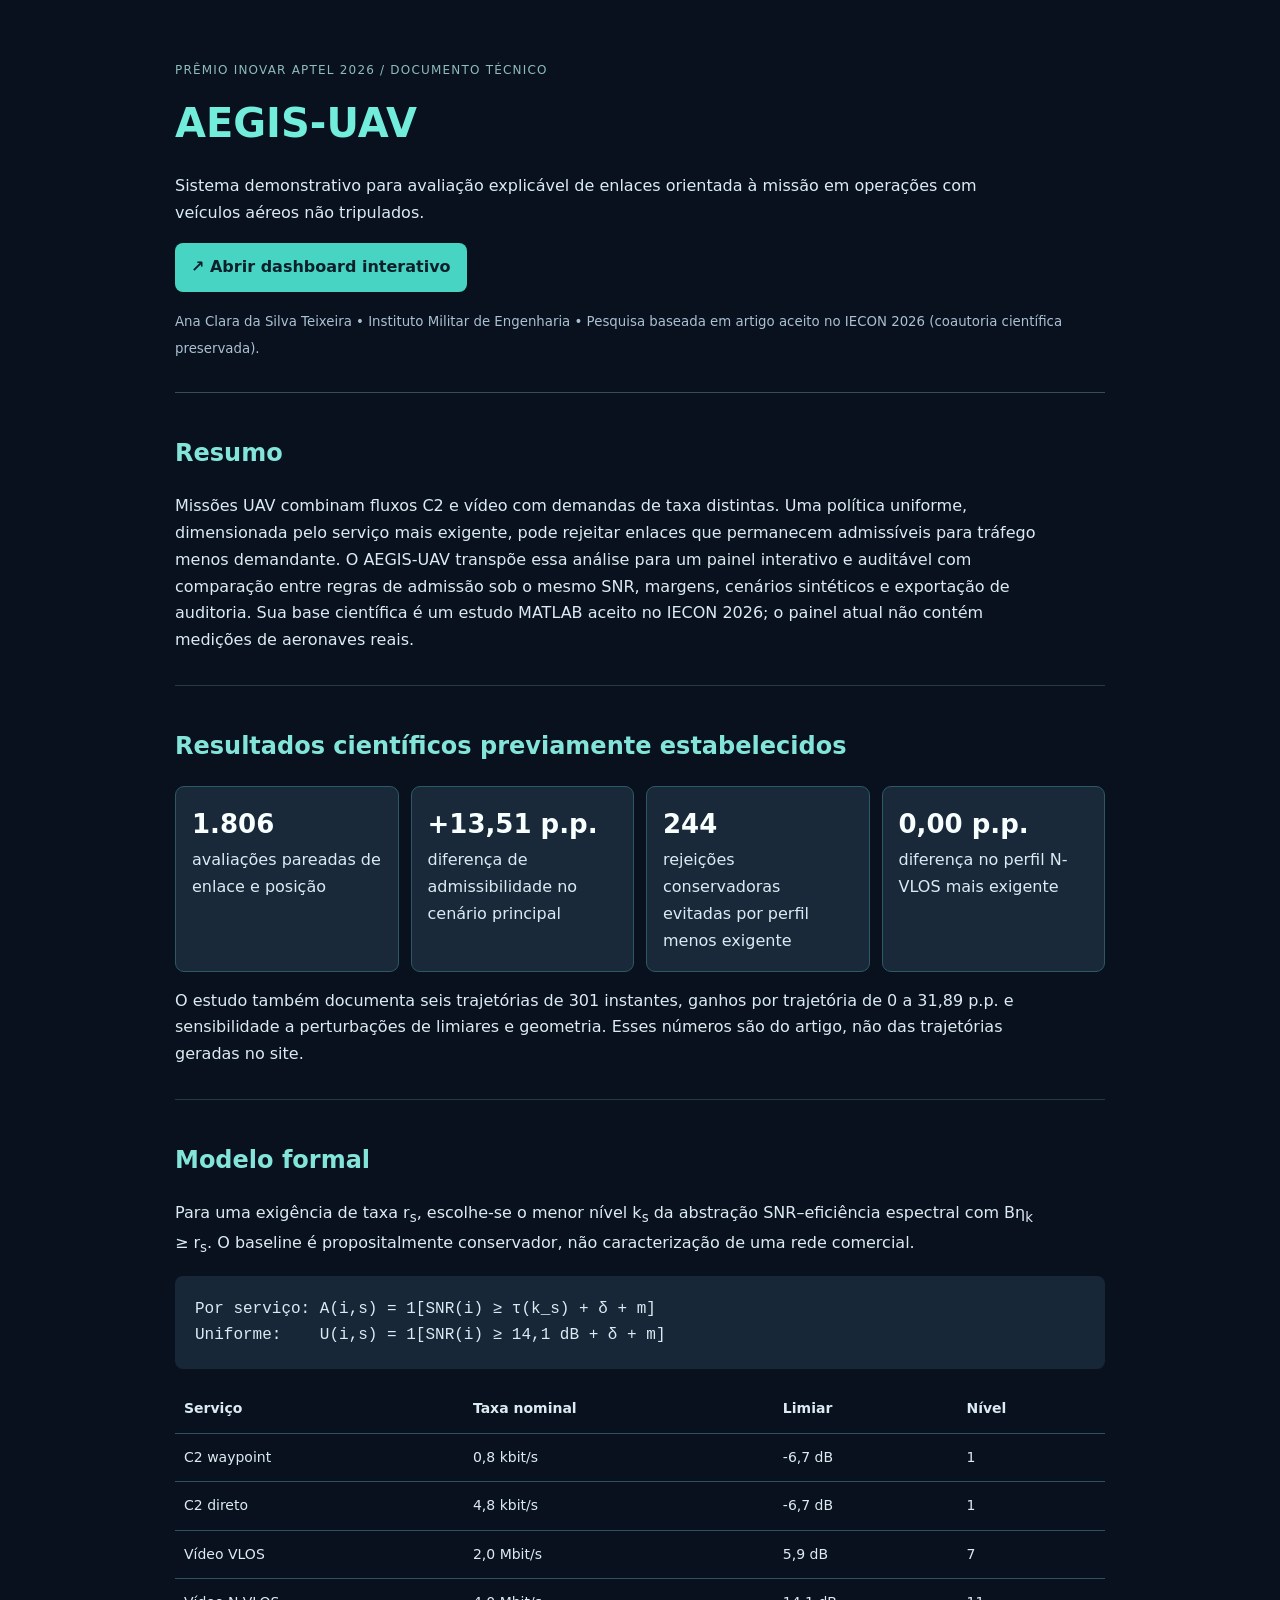
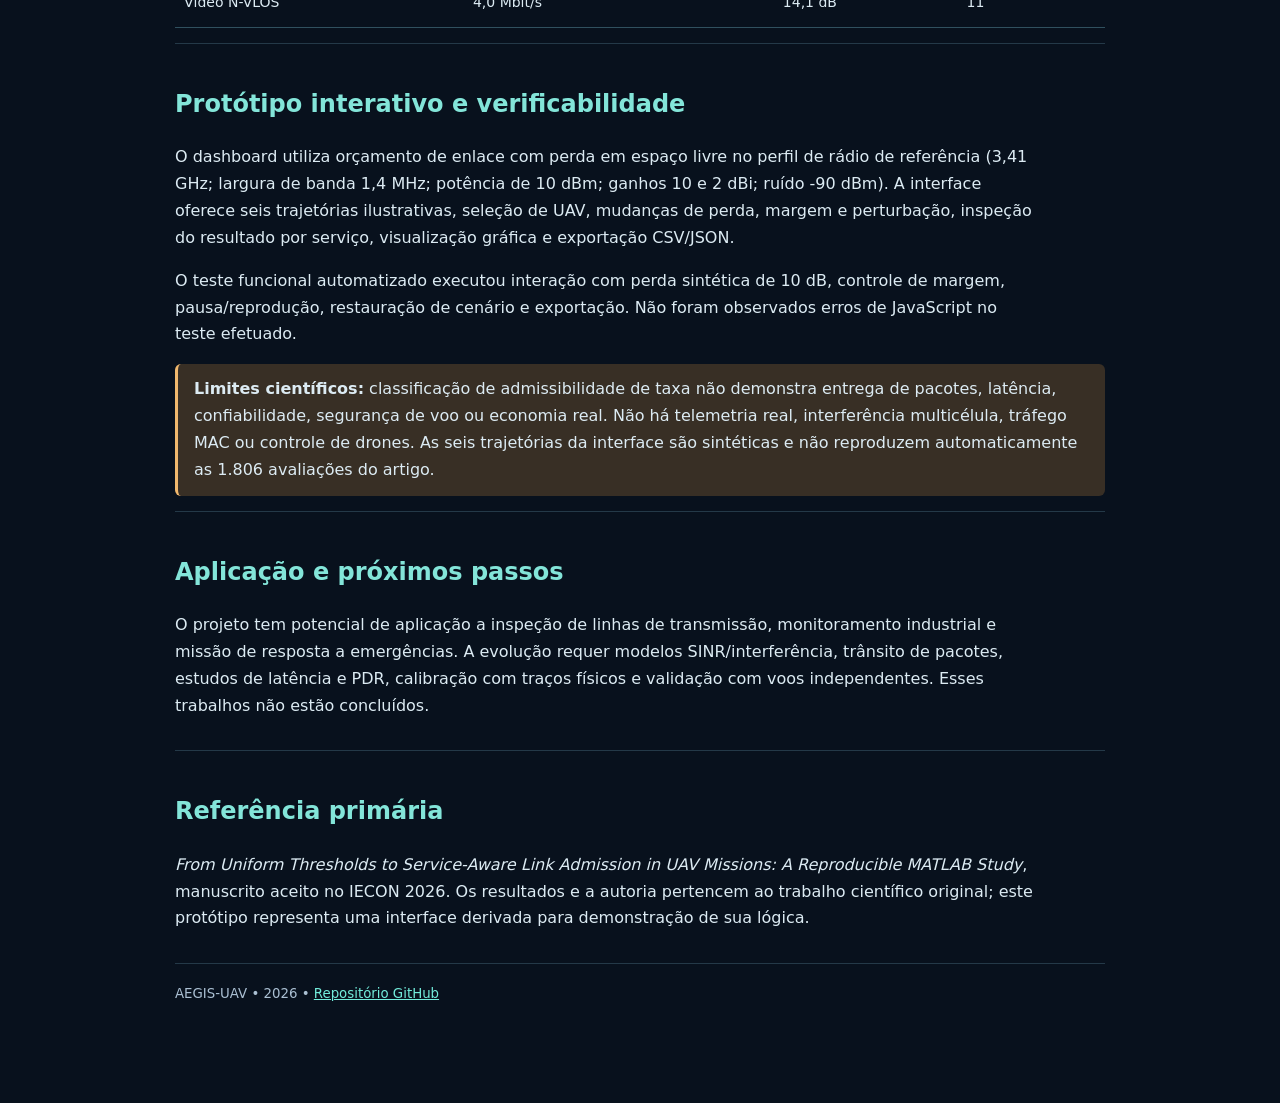
<file: docs/nota-tecnica.html>
<!doctype html><html lang="pt-BR"><head><meta charset="utf-8"><meta name="viewport" content="width=device-width, initial-scale=1"><title>AEGIS-UAV | Nota técnica</title><style>:root{font:16px/1.68 system-ui;background:#08111d;color:#dcebf3}body{margin:0}main{max-width:930px;margin:auto;padding:30px 24px 80px}header{padding:30px 0;border-bottom:1px solid #31505b}h1{font-size:40px;margin:10px 0;color:#72ecdb}h2{color:#83e5d9;margin-top:40px}p,li{max-width:85ch}a{color:#72ecdb}section{border-bottom:1px solid #243948;padding-bottom:15px}small{color:#abc0d3}.tag{font-size:12px;letter-spacing:1.2px;color:#8fbbbf;text-transform:uppercase}.result{display:grid;grid-template-columns:repeat(auto-fit,minmax(170px,1fr));gap:12px}.result div{background:#19293a;border:1px solid #2c5964;border-radius:9px;padding:16px}.result b{font-size:26px;display:block;color:#f8ffff}table{width:100%;border-collapse:collapse;font-size:14px}td,th{border-bottom:1px solid #30505e;padding:12px 9px;text-align:left}pre{background:#172737;border-radius:8px;padding:20px;white-space:pre-wrap;overflow:auto}.alert{background:#382f25;border-left:3px solid #f1b86d;padding:12px 16px;border-radius:6px}.cta{display:inline-block;background:#48d4c3;color:#0b202b;font-weight:800;border-radius:8px;padding:11px 16px;text-decoration:none}</style></head><body><main><header><div class="tag">Prêmio Inovar APTEL 2026 / Documento técnico</div><h1>AEGIS-UAV</h1><p>Sistema demonstrativo para avaliação explicável de enlaces orientada à missão em operações com veículos aéreos não tripulados.</p><p><a class="cta" href="../index.html">↗ Abrir dashboard interativo</a></p><small>Ana Clara da Silva Teixeira • Instituto Militar de Engenharia • Pesquisa baseada em artigo aceito no IECON 2026 (coautoria científica preservada).</small></header><section><h2>Resumo</h2><p>Missões UAV combinam fluxos C2 e vídeo com demandas de taxa distintas. Uma política uniforme, dimensionada pelo serviço mais exigente, pode rejeitar enlaces que permanecem admissíveis para tráfego menos demandante. O AEGIS-UAV transpõe essa análise para um painel interativo e auditável com comparação entre regras de admissão sob o mesmo SNR, margens, cenários sintéticos e exportação de auditoria. Sua base científica é um estudo MATLAB aceito no IECON 2026; o painel atual não contém medições de aeronaves reais.</p></section><section><h2>Resultados científicos previamente estabelecidos</h2><div class="result"><div><b>1.806</b>avaliações pareadas de enlace e posição</div><div><b>+13,51 p.p.</b>diferença de admissibilidade no cenário principal</div><div><b>244</b>rejeições conservadoras evitadas por perfil menos exigente</div><div><b>0,00 p.p.</b>diferença no perfil N-VLOS mais exigente</div></div><p>O estudo também documenta seis trajetórias de 301 instantes, ganhos por trajetória de 0 a 31,89 p.p. e sensibilidade a perturbações de limiares e geometria. Esses números são do artigo, não das trajetórias geradas no site.</p></section><section><h2>Modelo formal</h2><p>Para uma exigência de taxa r<sub>s</sub>, escolhe-se o menor nível k<sub>s</sub> da abstração SNR–eficiência espectral com Bη<sub>k</sub> ≥ r<sub>s</sub>. O baseline é propositalmente conservador, não caracterização de uma rede comercial.</p><pre>Por serviço: A(i,s) = 1[SNR(i) ≥ τ(k_s) + δ + m]
Uniforme:    U(i,s) = 1[SNR(i) ≥ 14,1 dB + δ + m]</pre><table><thead><tr><th>Serviço</th><th>Taxa nominal</th><th>Limiar</th><th>Nível</th></tr></thead><tbody><tr><td>C2 waypoint</td><td>0,8 kbit/s</td><td>-6,7 dB</td><td>1</td></tr><tr><td>C2 direto</td><td>4,8 kbit/s</td><td>-6,7 dB</td><td>1</td></tr><tr><td>Vídeo VLOS</td><td>2,0 Mbit/s</td><td>5,9 dB</td><td>7</td></tr><tr><td>Vídeo N-VLOS</td><td>4,0 Mbit/s</td><td>14,1 dB</td><td>11</td></tr></tbody></table></section><section><h2>Protótipo interativo e verificabilidade</h2><p>O dashboard utiliza orçamento de enlace com perda em espaço livre no perfil de rádio de referência (3,41 GHz; largura de banda 1,4 MHz; potência de 10 dBm; ganhos 10 e 2 dBi; ruído -90 dBm). A interface oferece seis trajetórias ilustrativas, seleção de UAV, mudanças de perda, margem e perturbação, inspeção do resultado por serviço, visualização gráfica e exportação CSV/JSON.</p><p>O teste funcional automatizado executou interação com perda sintética de 10 dB, controle de margem, pausa/reprodução, restauração de cenário e exportação. Não foram observados erros de JavaScript no teste efetuado.</p><div class="alert"><b>Limites científicos:</b> classificação de admissibilidade de taxa não demonstra entrega de pacotes, latência, confiabilidade, segurança de voo ou economia real. Não há telemetria real, interferência multicélula, tráfego MAC ou controle de drones. As seis trajetórias da interface são sintéticas e não reproduzem automaticamente as 1.806 avaliações do artigo.</div></section><section><h2>Aplicação e próximos passos</h2><p>O projeto tem potencial de aplicação a inspeção de linhas de transmissão, monitoramento industrial e missão de resposta a emergências. A evolução requer modelos SINR/interferência, trânsito de pacotes, estudos de latência e PDR, calibração com traços físicos e validação com voos independentes. Esses trabalhos não estão concluídos.</p></section><section><h2>Referência primária</h2><p><i>From Uniform Thresholds to Service-Aware Link Admission in UAV Missions: A Reproducible MATLAB Study</i>, manuscrito aceito no IECON 2026. Os resultados e a autoria pertencem ao trabalho científico original; este protótipo representa uma interface derivada para demonstração de sua lógica.</p></section><footer><p><small>AEGIS-UAV • 2026 • <a href="https://github.com/Whatisthetimeac/AEGIS-UAV">Repositório GitHub</a></small></p></footer></main></body></html>
</file>
